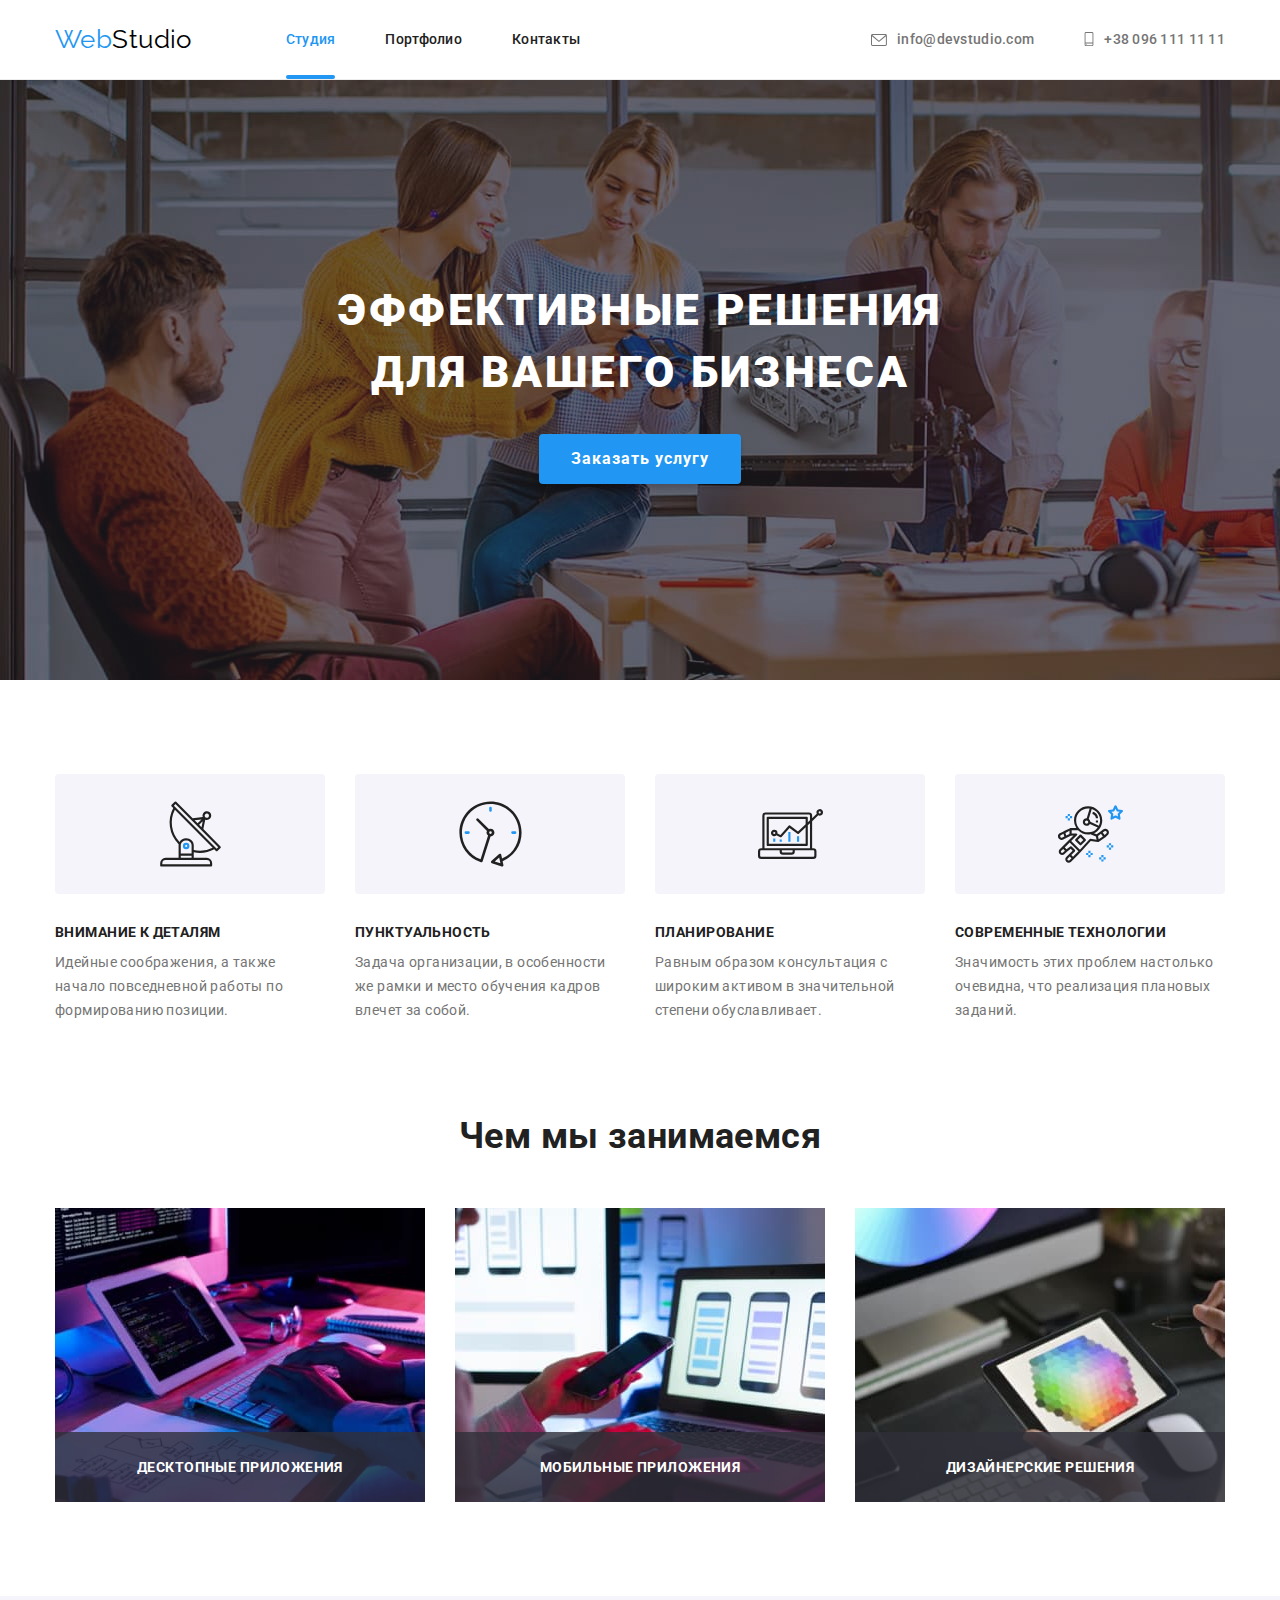
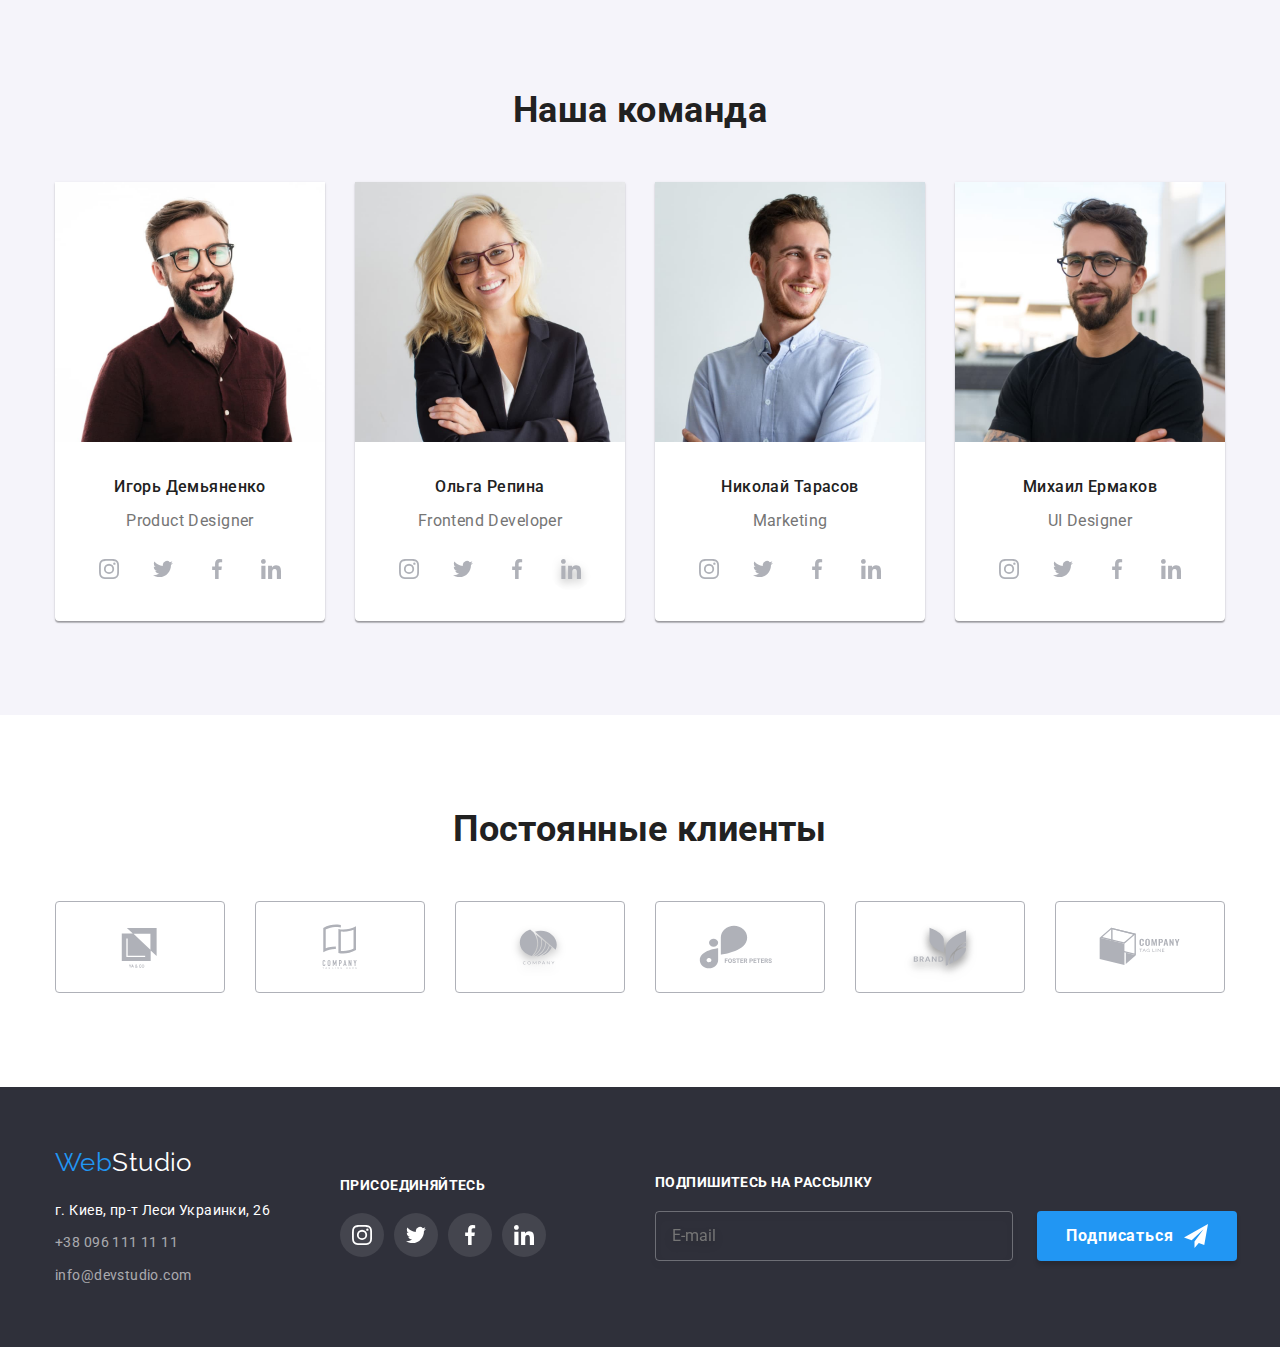
<file: index.html>
<!DOCTYPE html>
<html lang="ru">

<head>
    <meta charset="UTF-8" />
    <meta name="viewport" content="width=device-width, initial-scale=1.0" />
    <title>Домашнее задание #6</title>
    <link rel="preconnect" href="https://fonts.gstatic.com">
    <link href="https://fonts.googleapis.com/css2?family=Raleway:wght@700&family=Roboto:wght@400;500;700;900&display=swap"
          rel="stylesheet">
    <link rel="stylesheet" href="https://cdnjs.cloudflare.com/ajax/libs/modern-normalize/1.0.0/modern-normalize.min.css">
    <link rel="stylesheet" href="./css/styles.css">
</head>

<body>
    <!-- Шапка сайта -->
    <header class="header-line">
        <div class="contenier-flex">
            <nav class="nav-flex">
                <a href="./index.html" class="logo list"> <span class="logo-blue">Web</span>Studio</a>
                <ul class="site-nav list">
                    <li class="item"><a href="./index.html" class="link current">Студия</a></li>
                    <li class="item"><a href="./portfolio.html" class="link">Портфолио</a></li>
                    <li class="item"><a href="" class="link">Контакты</a></li>
                </ul>
            </nav>
            <ul class="contacts-nav list">
                <li class="item">
                    <a href="mailto:info@devstudio.com" class="link item-email">
                            <svg class="icon-email">
                                <use href="./img/symbol-icon.svg#icon-email"> </use>
                            </svg>
                            <span> info@devstudio.com </span>
                    </a>
                </li>
                <li class="item">
                    <a href="tel:+380961111111" class="link item-telefon">
                        <svg class="icon-telefon">
                            <use href="./img/symbol-icon.svg#icon-telefon"> </use>
                        </svg>
                        <span> +38 096 111 11 11 </span>
                    </a>
                </li>
            </ul>
        </div>
    </header>
    <main>
        <!-- Герой -->
        <section class="hero">
            <h1 class="title">Эффективные решения для вашего бизнеса</h1>
            <button type="button" class="button" data-modal-open> Заказать услугу </button>
        </section>

        <!-- Наши преимущества -->
        <section class="section-advange">
            <div class="contenier"> 
                <h2 class="section-hidden">Наши приймущества</h2> <!-- Скрытый заголовок текста -->
                <ul class="advange-flex list">
                    <li class="item">
                        <div class="advange-icon">
                            <svg class="icon-antenna">
                                <use href="./img/symbol-icon.svg#icon-antenna"> </use>
                            </svg>
                        </div>
                        <h3 class="advange-title">Внимание к деталям</h3>
                        <p class="text">
                            Идейные соображения, а также начало повседневной работы по формированию позиции.
                        </p>
                    </li>
                    <li class="item">
                        <div class="advange-icon">
                            <svg class="icon-antenna">
                                <use href="./img/symbol-icon.svg#icon-clock"> </use>
                            </svg>
                        </div>
                        <h3 class="advange-title">Пунктуальность</h3>
                        <p class="text">
                            Задача организации, в особенности же рамки и место обучения кадров влечет за собой.
                        </p>
                    </li>
                    <li class="item">
                        <div class="advange-icon">
                            <svg class="icon-antenna">
                                <use href="./img/symbol-icon.svg#icon-diagram"> </use>
                            </svg>
                        </div>
                        <h3 class="advange-title">Планирование</h3>
                        <p class="text">
                            Равным образом консультация с широким активом в значительной степени обуславливает.
                        </p>
                    </li>
                    <li class="item"> 
                        <div class="advange-icon">
                            <svg class="icon-antenna">
                                <use href="./img/symbol-icon.svg#icon-astronaut"> </use>
                            </svg>
                        </div>
                        <h3 class="advange-title">Современные технологии</h3>
                        <p class="text">
                            Значимость этих проблем настолько очевидна, что реализация плановых заданий.
                        </p>
                    </li>
                </ul>
            </div>
            
        </section>

        <!-- Чем мы занимаемся -->
        <section class="section-work">
            <div class="contenier">
                <h2 class="section-title">Чем мы занимаемся</h2>
                <ul class="work-flex list">
                    <li class="item">
                        <img src="./img/box-1.jpg" alt="Планшет и клавиатура" width="370" />
                        <div class="item-work">
                            <p>Десктопные приложения</p>
                        </div>
                    </li>
                    <li class="item">
                        <img src="./img/box-2.jpg" alt="Ноутбук и телефон" width="370" />
                        <div class="item-work">
                            <p>Мобильные приложения</p>
                        </div>
                    </li>
                    <li class="item">
                        <img src="./img/box-3.jpg" alt="Планшет и мышка" width="370" />
                        <div class="item-work">
                            <p>Дизайнерские решения</p>
                        </div>
                    </li>
                </ul>
            </div>

        </section>

        <!-- Наша команда -->
        <section class="section-comanda">
            <div class="contenier">
                <h2 class="section-title">Наша команда</h2>
                <ul class="team-flex list">
                    <li class="item">
                        <img src="./img/img.jpg" alt="Игорь Демьяненко" width="270" />
                            <div class="name-team">  
                                <h3 class="title">Игорь Демьяненко</h3>
                                <p class="profession">Product Designer</p>
                            </div>
                            <ul class="team-icon list">
                                <li class="icon-li">
                                    <a href="https://www.instagram.com" class="link-instagram link">
                                        <svg class="icon-network">
                                            <use href="./img/symbol-icon.svg#icon-instagram"> </use>
                                        </svg>
                                    </a>
                                </li>

                                <li class="icon-li">
                                    <a href="https://twitter.com" class="link-twitter link">
                                        <svg class="icon-network">
                                            <use href="./img/symbol-icon.svg#icon-twitter"> </use>
                                        </svg>
                                    </a>
                                </li>

                                <li class="icon-li"> 
                                    <a href="https://www.facebook.com" class="link-facebook link">
                                        <svg class="icon-network">
                                            <use href="./img/symbol-icon.svg#icon-facebook"> </use>
                                        </svg>
                                    </a>
                                </li>

                                <li class="icon-li">
                                    <a href="https://www.linkedin.com" class="link-in link">
                                        <svg class="icon-network">
                                            <use href="./img/symbol-icon.svg#icon-linkedin"> </use>
                                        </svg>
                                    </a>
                                </li>
                            </ul>
                    </li>
                    <li class="item">
                        <img src="./img/img-2.jpg" alt="Ольга Репина" width="270" />
                        <div class="name-team">
                            <h3 class="title">Ольга Репина</h3>
                            <p class="profession">Frontend Developer</p>
                        </div>
                        <ul class="team-icon list">
                            <li class="icon-li">
                                <a href="https://www.instagram.com" target="_blank" class="link-instagram link">
                                    <svg class="icon-network">
                                        <use href="./img/symbol-icon.svg#icon-instagram"> </use>
                                    </svg>
                                </a>
                            </li>
                        
                            <li class="icon-li">
                                <a href="https://twitter.com" target="_blank" class="link-twitter link">
                                    <svg class="icon-network">
                                        <use href="./img/symbol-icon.svg#icon-twitter"> </use>
                                    </svg>
                                </a>
                            </li>
                        
                            <li class="icon-li">
                                <a href="https://www.facebook.com" target="_blank" class="link-facebook link">
                                    <svg class="icon-network">
                                        <use href="./img/symbol-icon.svg#icon-facebook"> </use>
                                    </svg>
                                </a>
                        
                            </li>
                            <li class="icon-li">
                                <a href="https://www.linkedin.com" target="_blank" class="link-inkedin link">
                                    <svg class="icon-network shadow">
                                        <use href="./img/symbol-icon.svg#icon-linkedin"> </use>
                                    </svg>
                                </a>
                            </li>
                        </ul>
                    </li>
                    <li class="item">
                        <img src="./img/img-3.jpg" alt="Николай Тарасов" width="270" />
                        <div class="name-team">
                            <h3 class="title">Николай Тарасов</h3>
                            <p class="profession">Marketing</p>
                        </div>
                        <ul class="team-icon list">
                            <li class="icon-li">
                                <a href="https://www.instagram.com" target="_blank" class="link-instagram link">
                                    <svg class="icon-network">
                                        <use href="./img/symbol-icon.svg#icon-instagram"> </use>
                                    </svg>
                                </a>
                            </li>
                        
                            <li class="icon-li">
                                <a href="https://twitter.com" target="_blank" class="link-twitter link">
                                    <svg class="icon-network">
                                        <use href="./img/symbol-icon.svg#icon-twitter"> </use>
                                    </svg>
                                </a>
                            </li>
                        
                            <li class="icon-li">
                                <a href="https://www.facebook.com" target="_blank" class="link-facebook link">
                                    <svg class="icon-network">
                                        <use href="./img/symbol-icon.svg#icon-facebook"> </use>
                                    </svg>
                                </a>
                        
                            </li>
                            <li class="icon-li">
                                <a href="https://www.linkedin.com" target="_blank" class="link-in link">
                                    <svg class="icon-network">
                                        <use href="./img/symbol-icon.svg#icon-linkedin"> </use>
                                    </svg>
                                </a>
                            </li>
                        </ul>
                    </li>

                    <li class="item">
                        <img src="./img/img-4.jpg" alt="Михаил Ермаков" width="270" />
                        <div class="name-team">
                            <h3 class="title">Михаил Ермаков</h3>
                            <p class="profession">UI Designer</p>
                        </div>
                        <ul class="team-icon list">
                            <li class="icon-li">
                                <a href="https://www.instagram.com" target="_blank" class="link-instagram link">
                                    <svg class="icon-network">
                                        <use href="./img/symbol-icon.svg#icon-instagram"> </use>
                                    </svg>
                                </a>
                            </li>
                        
                            <li class="icon-li">
                                <a href="https://twitter.com" target="_blank" class="link-twitter link">
                                    <svg class="icon-network">
                                        <use href="./img/symbol-icon.svg#icon-twitter"> </use>
                                    </svg>
                                </a>
                            </li>
                        
                            <li class="icon-li">
                                <a href="https://www.facebook.com" target="_blank" class="link-facebook link">
                                    <svg class="icon-network">
                                        <use href="./img/symbol-icon.svg#icon-facebook"> </use>
                                    </svg>
                                </a>
                        
                            </li>
                            <li class="icon-li">
                                <a href="https://www.linkedin.com" target="_blank" class="link-in link">
                                    <svg class="icon-network">
                                        <use href="./img/symbol-icon.svg#icon-linkedin"> </use>
                                    </svg>
                                </a>
                            </li>
                        </ul>
                    </li>
                </ul>
            </div>
        </section>

<!-- Постоянные клиенты -->
        <section class="section-partner">
            <div class="conteiner-partner"> 
                <h2 class="section-title"> Постоянные клиенты </h2>
                
                <ul class="partner-flex list">
                    <li class="partner-li">
                        <a href="./portfolio.html" target="_blank" class="link-partner">
                            <svg class="icon-partner">
                                <use href="./img/symbol-icon.svg#icon-Logo-ya-co"> </use>
                            </svg>
                        </a>
                    </li>

                    <li class="partner-li">
                        <a href="./portfolio.html" target="_blank" class="link-partner">
                            <svg class="icon-partner">
                                <use href="./img/symbol-icon.svg#icon-Logo-companytl"> </use>
                            </svg>
                        </a>
                    </li>

                    <li class="partner-li">
                        <a href="./portfolio.html" target="_blank" class="link-partner">
                            <svg class="icon-partner shadow">
                                <use href="./img/symbol-icon.svg#icon-Logo-company"> </use>
                            </svg>
                        </a>
                    </li>

                    <li class="partner-li">
                        <a href="./portfolio.html" target="_blank" class="link-partner">
                            <svg class="icon-partner foster">
                                <use href="./img/symbol-icon.svg#icon-Logo-foster"> </use>
                            </svg>
                        </a>
                    </li>

                    <li class="partner-li">
                        <a href="" target="_blank" class="link-partner shadow">
                            <svg class="icon-partner shadow ">
                                <use href="./img/symbol-icon.svg#icon-Logo-brand"> </use>
                            </svg>
                        </a>
                    </li>

                    <li class="partner-li">
                        <a href="./portfolio.html" target="_blank" class="link-partner">
                            <svg class="icon-partner">
                                <use href="./img/symbol-icon.svg#icon-Logo-companytlhero"> </use>
                            </svg>
                        </a>
                    </li>
                </ul>
            </div>
        </section>
            <div class="backdrop is-hidden" data-modal>
               <div class="modal">
                    <form class="modal-form">
                    <div class="modal-conteiner"> 
                        <p class="modal-titel">Оставьте свои данные, мы вам перезвоним</p>
                        <div class="modal-contact">
                            <label class="label-modal">               
                                <span class="modal-text-name">Имя</span>
                                <input type="text" class="input-name">
                                <svg class="icon-button">
                                    <use href="./img/symbol-icon.svg#icon-person-modal"> </use>
                                </svg>
                            </label>
                            
                            <label class="label-modal">
                                <span class="modal-text-name"> Телефон</span>
                                <input type="tel" class="input-name">
                                <svg class="icon-button">
                                    <use href="./img/symbol-icon.svg#icon-telefon-modal"> </use>
                                </svg>
                            </label>

                            <label class="label-modal">
                                <span class="modal-text-name"> Почта</span>
                                <input type="email" class="input-name">
                                <svg class="icon-button">
                                    <use href="./img/symbol-icon.svg#icon-email-modal"> </use>
                                </svg>
                            </label>

                            <label class="label-modal input-name-textarea">
                                <span class="modal-text-name">Коментарий</span>
                                <textarea rows="5" placeholder="Введите текст" class="input-textarea"></textarea>
                            </label>
                        </div>

                        <div class="accept-condition">  
                            <label class="label-checkbox">
                                <input type="checkbox" name="hobby" value="reading" class="input-checkbox"/>
                                <span class="icon-checkbox"></span>
                                <span>Соглашаюсь с рассылкой и принимаю  <a href="./index.html">Условия договора</a> </span>
                            </label>
                        </div>
                        <button type="submit" class="button">Отправить</button>
                    </div>
                    </form>
                    <button class="button-modal" data-modal-close>
                        <svg class="button-x" >
                            <use href="./img/symbol-icon.svg#icon-Vector-x"> 
                        </use>
                    </svg></button>
               </div>
            </div>
    </main>

    <!-- Футер -->
    <footer class="footer">
        <div class="footer-conteiner">
            <div class="foter-address">
                <div class="logo-foter">
                    <a href="./index.html" class="logo list"> <span class="logo-blue">Web</span>Studio</a>
                </div>
                <address class="contacts">
                    <p class="address">г. Киев, пр-т Леси Украинки, 26</p> <br>
                    <a href="tel:+380961111111" class="telefon link">+38 096 111 11 11</a> <br>
                    <a href="mailto:info@devstudio.com" class="email link">info@devstudio.com</a>
                </address>
            </div>
    
            <div class="fotter-link">
                <p class="fotter-titel">Присоединяйтесь</p>
                <ul class="fotter-list list">
                    <li class="fotter-li">
                        <a href="https://www.instagram.com" target="_blank" class="fotter-instagram link">
                            <svg class="icon-fotter">
                                <use href="./img/symbol-icon.svg#icon-instagram"> </use>
                            </svg>
                        </a>
                    </li>
    
                    <li class="fotter-li">
                        <a href="https://twitter.com" target="_blank" class="link-twitter link">
                            <svg class="icon-fotter">
                                <use href="./img/symbol-icon.svg#icon-twitter"> </use>
                            </svg>
                        </a>
    
                    </li>
    
                    <li class="fotter-li">
                        <a href="https://www.facebook.com" target="_blank" class="link-facebook link">
                            <svg class="icon-fotter">
                                <use href="./img/symbol-icon.svg#icon-facebook"> </use>
                            </svg>
                        </a>
    
                    </li>
    
                    <li class="fotter-li">
                        <a href="https://www.linkedin.com" target="_blank" class="link-in link">
                            <svg class="icon-fotter">
                                <use href="./img/symbol-icon.svg#icon-linkedin"> </use>
                            </svg>
                        </a>
                    </li>
                </ul>
            </div>
    
            <div class="form-email">
                <form name="sanding_mail" class="form-sanding_mail">
                    <label class="form-email-label">
                        <span>Подпишитесь на рассылку</span>
                        <input type="email" placeholder="E-mail" class="input-email">
                    </label>
                    <button type="submit" class="button-sanding-email"> Подписаться
                        <svg class="icon-button">
                            <use href="./img/symbol-icon.svg#icon-button"> </use>
                        </svg>
                    </button>
                </form>
            </div>
        </div>
    </footer>
    
    <script src="./js/modal.js"></script>
</body>

</html>
</file>
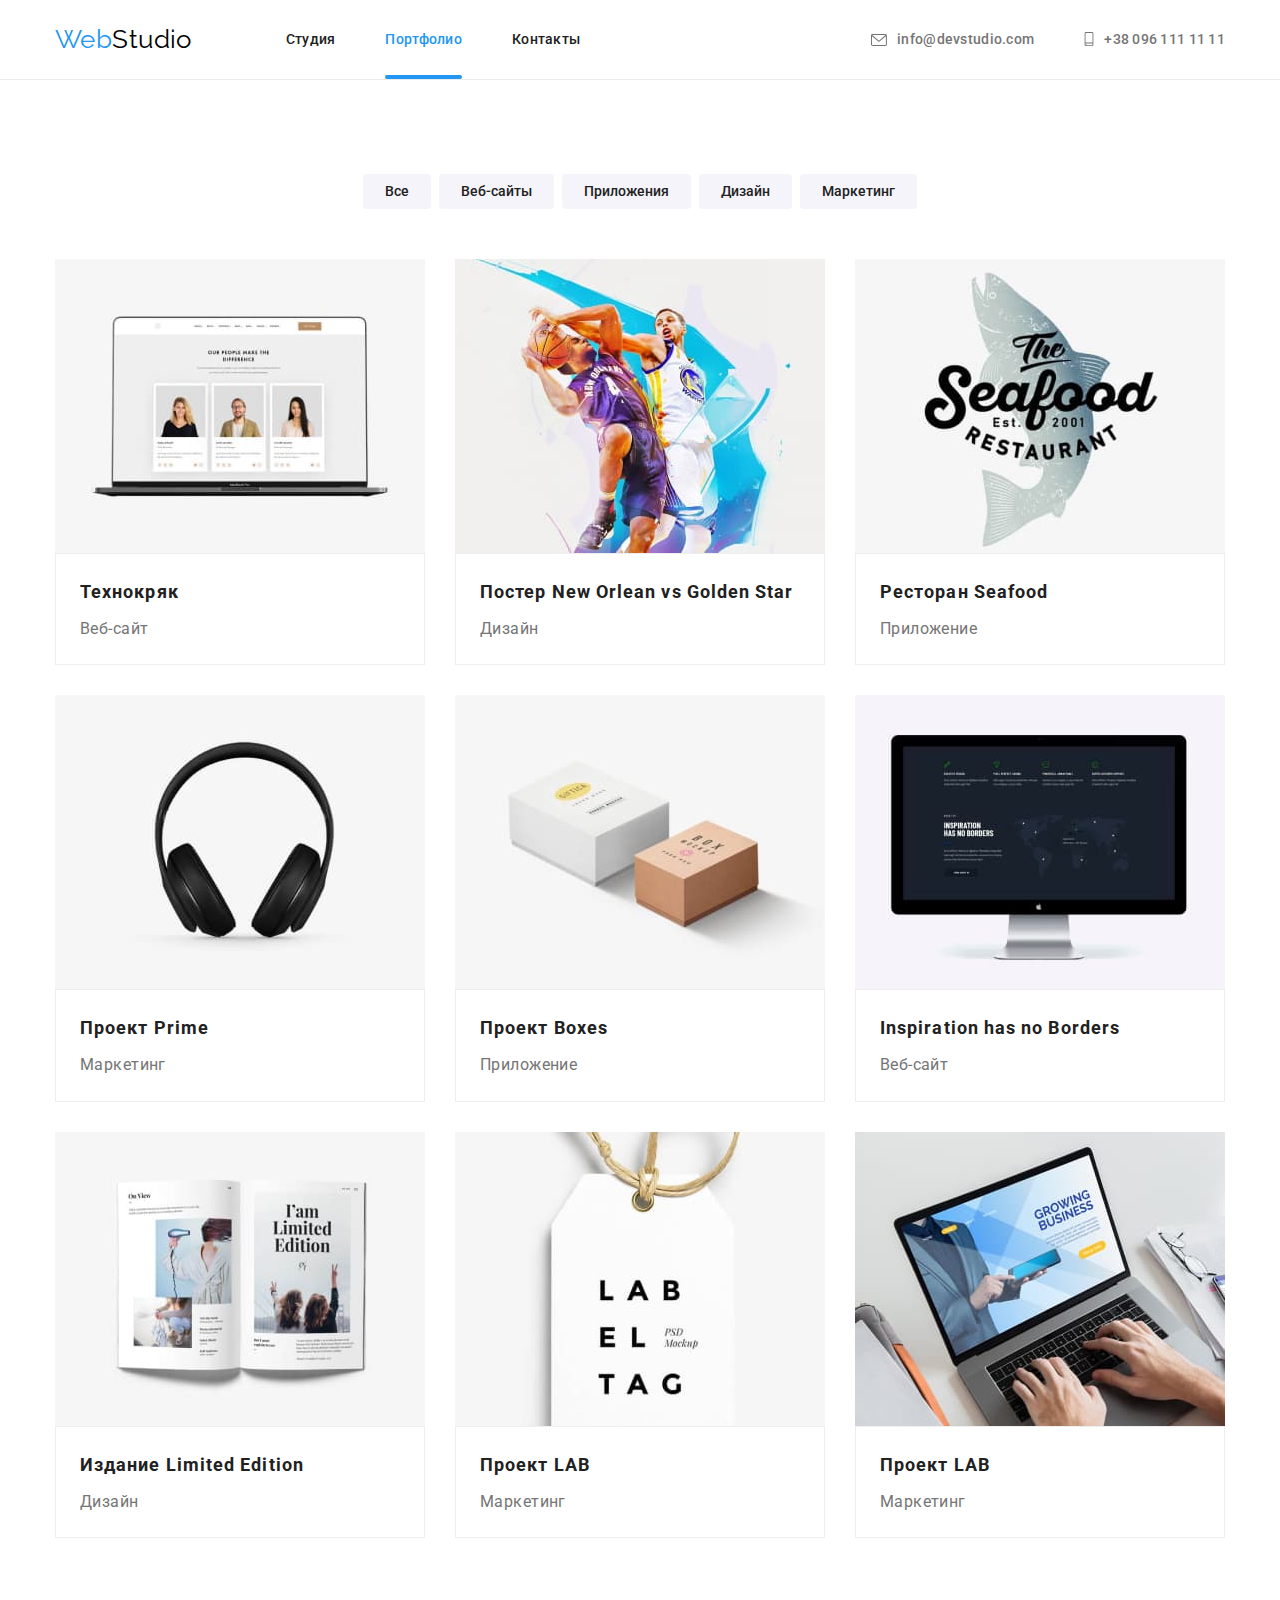
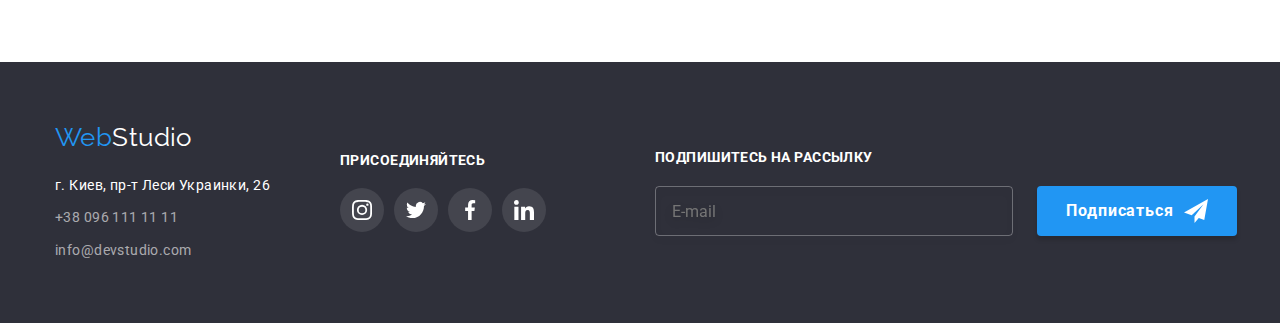
<file: portfolio.html>
<!DOCTYPE html>
<html lang="ru">

<head>
    <meta charset="UTF-8" />
    <meta name="viewport" content="width=device-width, initial-scale=1.0" />
    <title>Домашнее задание #6</title>
    <link rel="preconnect" href="https://fonts.gstatic.com">
    <link
        href="https://fonts.googleapis.com/css2?family=Raleway:wght@700&family=Roboto:wght@400;500;700;900&display=swap"
        rel="stylesheet">
    <link rel="stylesheet"
        href="https://cdnjs.cloudflare.com/ajax/libs/modern-normalize/1.0.0/modern-normalize.min.css">
    <link rel="stylesheet" href="./css/styles.css">
</head>


<body>
    <!-- Шапка сайта -->
    <header class="header-line">
        <div class="contenier-flex">
            <nav class="nav-flex">
                <a href="./index.html" class="logo list"> <span class="logo-blue">Web</span>Studio</a>
                <ul class="site-nav list">
                    <li class="item"><a href="./index.html" class="link">Студия</a></li>
                    <li class="item"><a href="./portfolio.html" class="link current">Портфолио</a></li>
                    <li class="item"><a href="" class="link">Контакты</a></li>
                </ul>
            </nav>
            <ul class="contacts-nav list">
                <li class="item">
                    <a href="mailto:info@devstudio.com" class="link item-email">
                        <svg class="icon-email">
                            <use href="./img/symbol-icon.svg#icon-email"> </use>
                        </svg>
                        <span> info@devstudio.com </span>
                    </a>
                </li>
                <li class="item">
                    <a href="tel:+380961111111" class="link item-telefon">
                        <svg class="icon-telefon">
                            <use href="./img/symbol-icon.svg#icon-telefon"> </use>
                        </svg>
                        <span> +38 096 111 11 11 </span>
                    </a>
                </li>
            </ul>
        </div>
    </header>

    <!-- Портфолио -->
    <main class="portfolio-main">
      <section class="portfolio-section">
        <div class="contenier-portfolio">
            <h1 class="title">Портфолио</h1> <!-- Скрытый заголовок-->
            <div class="soting-conteiner">
                <ul class="sorting list">
                    <li class="item"> <button type="button" class="button-sorting">Все</button> </li>
                    <li class="item"> <button type="button" class="button-sorting">Веб-сайты</button> </li>
                    <li class="item"> <button type="button" class="button-sorting">Приложения</button> </li>
                    <li class="item"> <button type="button" class="button-sorting">Дизайн</button> </li>
                    <li class="item"> <button type="button" class="button-sorting">Маркетинг</button> </li>
                </ul>
            </div>      

            <div class="card-conteiner-div">
                <ul class="card list">
                    <li class="item">
                        <a href="./index.html" class="link">

                            <div class="card-img">  
                                <img src="./img/portfolio/portfolio-1.jpg" alt="сайт на ноутбуке" width="370">
                                <div class="second-background">
                                    <p class="second-text">
                                        Технокряк это современная площадка распространения коронавируса. Компании используют эту платформу
                                        для цифрового
                                        шпионажа и атак на защищённые сервера конкурентов.
                                    </p>
                                </div>
                            </div>

                            <div class="card-container">
                                <h2 class="title-card">Технокряк</h2>
                                <p class="text">Веб-сайт</p>
                            </div>
                        </a>
                    </li>
                    <li class="item">
                        <a href="./index.html" class="link">
                            <div class="card-img">
                                <img src="./img/portfolio/portfolio-2.jpg" alt="два баскетболиста" width="370">
                                <div class="second-background">
                                    <p class="second-text">
                                        Технокряк это современная площадка распространения коронавируса. Компании используют эту платформу
                                        для цифрового
                                        шпионажа и атак на защищённые сервера конкурентов.
                                    </p>
                                </div>
                            </div>
                            <div class="card-container">
                                <h2 class="title-card">Постер New Orlean vs Golden Star</h2>
                                <p class="text">Дизайн</p>
                            </div>
                        </a>
                    </li>
                    <li class="item">
                        <a href="./index.html" class="link">
                            <div class="card-img">
                                <img src="./img/portfolio/portfolio-3.jpg" alt="логотип ресторана Seafood" width="370">
                                <div class="second-background">
                                    <p class="second-text">
                                        Технокряк это современная площадка распространения коронавируса. Компании используют эту платформу
                                        для цифрового
                                        шпионажа и атак на защищённые сервера конкурентов.
                                    </p>
                                </div>
                            </div>

                            <div class="card-container">
                                <h2 class="title-card">Ресторан Seafood</h2>
                                <p class="text">Приложение</p>
                            </div>
                        </a>
                    </li>
                    <li class="item">
                        <a href="./index.html" class="link">
                            <div class="card-img">
                                <img src="./img/portfolio/portfolio-4.jpg" alt="наушники черные" width="370">
                                <div class="second-background">
                                    <p class="second-text">
                                        Технокряк это современная площадка распространения коронавируса. Компании используют эту платформу
                                        для цифрового
                                        шпионажа и атак на защищённые сервера конкурентов.
                                    </p>
                                </div>
                            </div>

                            <div class="card-container">
                                <h2 class="title-card">Проект Prime</h2>
                                <p class="text">Маркетинг</p>
                            </div>
                        </a>
                    </li>
                
                    <li class="item">
                        <a href="./index.html" class="link">
                            <div class="card-img">
                                <img src="./img/portfolio/portfolio-5.jpg" alt="две коробки" width="370">
                                <div class="second-background">
                                    <p class="second-text">
                                        Технокряк это современная площадка распространения коронавируса. Компании используют эту платформу
                                        для цифрового
                                        шпионажа и атак на защищённые сервера конкурентов.
                                    </p>
                                </div>
                            </div>
                            <div class="card-container">
                                <h2 class="title-card">Проект Boxes</h2>
                                <p class="text">Приложение</p>
                            </div>
                        </a>
                    </li>
                    <li class="item">
                        <a href="./index.html" class="link">
                            <div class="card-img">
                                <img src="./img/portfolio/portfolio-6.jpg" alt="iMac компьтерный монитор" width="370">
                                <div class="second-background">
                                    <p class="second-text">
                                        Технокряк это современная площадка распространения коронавируса. Компании используют эту платформу
                                        для цифрового
                                        шпионажа и атак на защищённые сервера конкурентов.
                                    </p>
                                </div>
                            </div>
                            <div class="card-container">
                                <h2 class="title-card">Inspiration has no Borders</h2>
                                <p class="text">Веб-сайт</p>
                            </div>
                        </a>
                    </li>
                    <li class="item">
                        <a href="./index.html" class="link">
                            <div class="card-img">
                                <img src="./img/portfolio/portfolio-7.jpg" alt="книга с картинками" width="370">
                                <div class="second-background">
                                    <p class="second-text">
                                        Технокряк это современная площадка распространения коронавируса. Компании используют эту платформу
                                        для цифрового
                                        шпионажа и атак на защищённые сервера конкурентов.
                                    </p>
                                </div>
                            </div>
                            <div class="card-container">
                                <h2 class="title-card">Издание Limited Edition</h2>
                                <p class="text">Дизайн</p>
                            </div>
                        </a>
                    </li>
                    <li class="item">
                        <a href="./index.html" class="link">
                            <div class="card-img">
                                <img src="./img/portfolio/portfolio-8.jpg" alt="бирка с текстом" width="370">
                                <div class="second-background">
                                    <p class="second-text">
                                        Технокряк это современная площадка распространения коронавируса. Компании используют эту платформу
                                        для цифрового
                                        шпионажа и атак на защищённые сервера конкурентов.
                                    </p>
                                </div>
                            </div>
                            <div class="card-container">
                                <h2 class="title-card">Проект LAB</h2>
                                <p class="text">Маркетинг</p>
                            </div>
                        </a>
                    </li>
                    <li class="item">
                        <a href="./index.html" class="link">
                            <div class="card-img">
                                <img src="./img/portfolio/portfolio-9.jpg" alt="набор текста на ноутбуке" width="370">
                                <div class="second-background">
                                    <p class="second-text">
                                        Технокряк это современная площадка распространения коронавируса. Компании используют эту платформу
                                        для цифрового
                                        шпионажа и атак на защищённые сервера конкурентов.
                                    </p>
                                </div>
                            </div>
                            <div class="card-container">
                                <h2 class="title-card">Проект LAB</h2>
                                <p class="text">Маркетинг</p>
                            </div>
                        </a>
                    </li>
                </ul>
            </div>

        </div>
      </section>
    </main>

    <!-- Футер -->
    <footer class="footer">
        <div class="footer-conteiner">
            <div class="foter-address">
                <div class="logo-foter">
                    <a href="./index.html" class="logo list"> <span class="logo-blue">Web</span>Studio</a>
                </div>
                <address class="contacts">
                    <p class="address">г. Киев, пр-т Леси Украинки, 26</p> <br>
                    <a href="tel:+380961111111" class="telefon link">+38 096 111 11 11</a> <br>
                    <a href="mailto:info@devstudio.com" class="email link">info@devstudio.com</a>
                </address>
            </div>
    
            <div class="fotter-link">
                <p class="fotter-titel">Присоединяйтесь</p>
                <ul class="fotter-list list">
                    <li class="fotter-li">
                        <a href="https://www.instagram.com" target="_blank" class="fotter-instagram link">
                            <svg class="icon-fotter">
                                <use href="./img/symbol-icon.svg#icon-instagram"> </use>
                            </svg>
                        </a>
                    </li>
    
                    <li class="fotter-li">
                        <a href="https://twitter.com" target="_blank" class="link-twitter link">
                            <svg class="icon-fotter">
                                <use href="./img/symbol-icon.svg#icon-twitter"> </use>
                            </svg>
                        </a>
    
                    </li>
    
                    <li class="fotter-li">
                        <a href="https://www.facebook.com" target="_blank" class="link-facebook link">
                            <svg class="icon-fotter">
                                <use href="./img/symbol-icon.svg#icon-facebook"> </use>
                            </svg>
                        </a>
    
                    </li>
    
                    <li class="fotter-li">
                        <a href="https://www.linkedin.com" target="_blank" class="link-in link">
                            <svg class="icon-fotter">
                                <use href="./img/symbol-icon.svg#icon-linkedin"> </use>
                            </svg>
                        </a>
                    </li>
                </ul>
            </div>
    
            <div class="form-email">
                <form name="sanding_mail" class="form-sanding_mail">
                    <label class="form-email-label">
                        <span>Подпишитесь на рассылку</span>
                        <input type="email" placeholder="E-mail" class="input-email">
                    </label>
                    <button type="submit" class="button-sanding-email"> Подписаться
                        <svg class="icon-button">
                            <use href="./img/symbol-icon.svg#icon-button"> </use>
                        </svg>
                    </button>
                </form>
            </div>
        </div>
    </footer>

</body>  
</html>
</file>
<file: css/styles.css>
:root {
  --praimeri-text-color: #757575;
  --titel-text-color: #212121;
  --accent-color: #2196f3;
  --white-text-color: #ffffff;
  --color-icon: #afb1b8;
}

body {
  color: var(--praimeri-text-color);
  background: FFFFFF;
  font-family: Roboto, sans-serif;
  font-weight: 400;
  font-size: 14px;
  letter-spacing: 0.03em;
}

h1,
h2,
h3,
h4,
h5,
h6,
p {
  margin: 0px;
  padding: 0px;
}

img {
  display: block;
}

.list {
  padding: 0;
  margin: 0;
  list-style: none;
}

/* Шапка сайта */
.header-line {
  border-bottom: 1px solid #ececec;
}

/* логотип компнаиии */
.logo {
  color: #000000;
  text-decoration: none;
  font-family: Raleway, cursive;
  font-size: 26px;
  line-height: 1.2;
}

.logo-blue {
  color: #2196f3;
}

/* Навигация сайта */
.contenier-flex {
  display: flex;
  align-items: center;
  width: 1200px;
  padding-left: 15px;
  padding-right: 15px;
  margin: auto;
  justify-content: flex-start;
}

.nav-flex {
  display: flex;
  align-items: center;
}
.nav-flex .logo {
  margin-right: 94px;
}

.site-nav {
  display: flex;
}

.site-nav .item:not(:last-child) {
  margin-right: 50px;
}

.site-nav .link {
  display: block;
  padding-top: 32px;
  padding-bottom: 32px;

  color: var(--titel-text-color);
  text-decoration: none;
  font-weight: 500;
  line-height: 1.1;
  letter-spacing: 0.02em;

  transition-property: color;
  transition-duration: 250ms;
  transition-timing-function: cubic-bezier(0.4, 0, 0.2, 1);
}

.site-nav .link:hover,
.site-nav .link:focus {
  color: var(--accent-color);
}

.site-nav .link.current {
  color: var(--accent-color);
}
.contenier {
  margin-left: auto;
  margin-right: auto;
  width: 1170px;
}
.site-nav .item {
  position: relative;
}

.site-nav .current::after {
  content: " ";
  position: absolute;
  width: 100%;
  height: 4px;
  display: block;
  margin-top: 28px;
  background: var(--accent-color);
  border-radius: 2px;
}

/* Контакты в шапке сайта */
.contacts-nav {
  display: flex;
  margin-left: auto;
}

.contacts-nav .item:not(:last-child) {
  margin-right: 50px;
}

.contacts-nav .link {
  display: flex;
  padding-top: 32px;
  padding-bottom: 31px;

  color: var(--praimeri-text-color);
  text-decoration: none;
  font-weight: 500;
  line-height: 1.1;
  letter-spacing: 0.02em;

  transition-property: color;
  transition-duration: 250ms;
  transition-timing-function: cubic-bezier(0.4, 0, 0.2, 1);
}

.contacts-nav .link > svg {
  fill: var(--praimeri-text-color);

  transition-property: fill;
  transition-duration: 250ms;
  transition-timing-function: cubic-bezier(0.4, 0, 0.2, 1);
}

.contacts-nav .link:hover,
.contacts-nav .link:focus,
.contacts-nav .link:hover > svg,
.contacts-nav .link:focus > svg {
  color: var(--accent-color);
  fill: var(--accent-color);
}

.item-telefon > span,
.item-email > span {
  margin-top: auto;
  margin-bottom: auto;
}

.icon-email {
  width: 16px;
  height: 16px;
  margin-right: 10px;
}

.icon-telefon {
  width: 10px;
  height: 14px;
  margin-right: 10px;
}

/* button */
.button {
  min-width: 200px;
  height: 50px;
  cursor: pointer;
  box-shadow: 0px 4px 4px rgba(0, 0, 0, 0.15);
  padding: 10px 32px;
  border-radius: 4px;
  border: 0px;
  color: var(--white-text-color);
  background: var(--accent-color);
  font-weight: 700;
  font-size: 16px;
  line-height: 1.9;
  letter-spacing: 0.06em;
}

.button-sorting {
  cursor: pointer;
  padding: 6px 22px;
  border-radius: 4px;
  border: 0px;
  background-color: #f5f4fa;
  color: var(--titel-text-color);
  font-weight: 500;
  line-height: 1.6;

  transition-property: color, background-color;
  transition-duration: 250ms;
  transition-timing-function: cubic-bezier(0.4, 0, 0.2, 1);
}

.button-sorting:hover,
.button-sorting:focus {
  color: var(--white-text-color);
  background-color: var(--accent-color);
}

.button-sorting:hover,
.button-sorting:focus {
  box-shadow: 0px 3px 1px rgba(0, 0, 0, 0.1), 0px 1px 2px rgba(0, 0, 0, 0.08),
    0px 2px 2px rgba(0, 0, 0, 0.12);
}

/* Главная страница сайта*/
/* Герой */
.hero {
  height: 600px;
  max-width: 1600px;
  margin-left: auto;
  margin-right: auto;

  text-align: center;
  background-image: linear-gradient(
      to right,
      rgba(47, 48, 58, 0.4),
      rgba(47, 48, 58, 0.4)
    ),
    url("../img/hero-background.jpg");

  padding-top: 200px;
}

.hero .title {
  margin: auto;
  margin-bottom: 30px;
  text-transform: uppercase;
  width: 696px;
  color: var(--white-text-color);
  font-weight: 900;
  font-size: 44px;
  line-height: 1.4;
  letter-spacing: 0.06em;
}

/* Section */
.section-title {
  margin-bottom: 50px;
  color: var(--titel-text-color);
  font-weight: 700;
  font-size: 36px;
  line-height: 1.16;
  text-align: center;
}

/* Наши преимущества */

.section-advange {
  padding-top: 94px;
  padding-bottom: 94px;
}

.section-hidden {
  visibility: hidden;
  font-size: 0%;
  padding: 0;
  margin: 0;
}

.advange-flex {
  display: flex;
}

.advange-flex .item {
  width: 270px;
}

.advange-flex .item:not(:last-child) {
  margin-right: 30px;
}

.advange-flex .text {
  font-size: 14px;
  line-height: 24px;
}

.advange-title {
  font-size: 14px;
  text-transform: uppercase;
  margin-bottom: 10px;
  color: var(--titel-text-color);
}

.advange-icon {
  display: flex;
  justify-content: center;
  align-items: center;
  width: 270px;
  height: 120px;
  background: #f5f4fa;
  border-radius: 4px;
  margin-bottom: 30px;
  text-align: center;
}

.advange-icon .icon-antenna {
  width: 65px;
  height: 70px;
  background-position: 50% 50%;
  background-size: contain;
}

/* Чем мы занимаемся */
.section-work {
  padding-bottom: 94px;
}

.work-flex {
  display: flex;
}

.work-flex .item:not(:last-child) {
  margin-right: 30px;
}

.item {
  position: relative;
}

.item-work {
  position: absolute;
  width: 370px;
  height: 70px;
  display: flex;
  align-items: center;
  justify-content: center;

  bottom: 0%;
  background: rgba(47, 48, 58, 0.8);
}

.item-work p {
  font-weight: bold;
  line-height: 1.15;
  text-align: center;
  text-transform: uppercase;
  color: var(--white-text-color);
}

/*  Наша команда */
.section-comanda {
  padding-top: 94px;
  padding-bottom: 94px;
  background-color: #f5f4fa;
}

.team-flex {
  display: flex;
}

.team-flex .item {
  background-color: var(--white-text-color);
  box-shadow: 0px 1px 3px rgba(0, 0, 0, 0.12), 0px 1px 1px rgba(0, 0, 0, 0.14),
    0px 2px 1px rgba(0, 0, 0, 0.2);
  border-radius: 0px 0px 4px 4px;
}

.team-flex .item:not(:last-child) {
  margin-right: 30px;
}

.name-team {
  padding-top: 30px;
  padding-bottom: 16px;
}

.team-flex .title {
  padding-bottom: 10px;
  color: var(--titel-text-color);
  font-weight: 500;
  font-size: 16px;
  line-height: 1.9;
  text-align: center;
}

.team-flex .profession {
  font-size: 16px;
  text-align: center;
}
/* Команда ссылки на соцсети */
.team-icon {
  display: flex;
  width: 206px;
  height: 44px;
  margin-left: 32px;
  margin-right: 32px;
  margin-bottom: 30px;
}

.icon-li {
  display: flex;
  justify-content: center;
  align-items: center;
  width: 44px;
  height: 44px;
}

.icon-li .link {
  width: inherit;
  height: inherit;
  overflow: hidden;
  border-radius: 50%;
  background-color: var(--white-text-color);

  transition-property: background-color;
  transition-duration: 250ms;
  transition-timing-function: cubic-bezier(0.4, 0, 0.2, 1);
}

.icon-network {
  width: 44px;
  height: 44px;
  padding: 12px;
  fill: var(--color-icon);

  transition-property: fill;
  transition-duration: 250ms;
  transition-timing-function: cubic-bezier(0.4, 0, 0.2, 1);
}

.icon-li .link:hover,
.icon-li .link:focus,
.icon-li .link:focus > .icon-network,
.icon-li .link:hover > .icon-network {
  background-color: var(--accent-color);
  fill: var(--white-text-color);
}

.icon-li:not(:last-child) {
  margin-right: 10px;
}

.shadow {
  filter: drop-shadow(0px 4px 4px rgba(0, 0, 0, 0.25));
}

/* Постоянные клиенты */
.section-partner {
  padding-top: 94px;
  padding-bottom: 94px;
}
.conteiner-partner {
  width: 1170px;
  margin-left: auto;
  margin: auto;
}

.partner-flex {
  display: flex;
  justify-content: center;
  align-items: center;
}

.partner-li {
  display: flex;
  justify-content: center;
  align-items: center;
  border: 1px solid #afb1b8;
  border-radius: 4px;
  width: 170px;
  height: 92px;

  transition-property: border;
  transition-duration: 250ms;
  transition-timing-function: cubic-bezier(0.4, 0, 0.2, 1);
}

.icon-partner {
  display: flex;
  justify-content: center;
  align-items: center;
  width: inherit;
  height: inherit;
  padding-top: 21px;
  padding-bottom: 20px;
  fill: var(--color-icon);

  transition-property: fill;
  transition-duration: 250ms;
  transition-timing-function: cubic-bezier(0.4, 0, 0.2, 1);
}

.partner-li:hover,
.partner-li:focus,
.link-partner:hover > .icon-partner,
.link-partner:focus > .icon-partner {
  border: 1px solid var(--accent-color);
  fill: var(--accent-color);
}

.partner-li:not(:last-child) {
  margin-right: 30px;
}

.link-partner {
  display: flex;
  justify-content: center;
  align-items: center;
  width: inherit;
  height: inherit;
}

.foster {
  padding-left: 38px;
  padding-right: 29px;
  padding-top: 24px;
  padding-bottom: 24px;
}

/* Футер*/
.footer {
  background: #2f303a;
  padding: 60px 0px;
}

.footer-conteiner {
  display: flex;
  width: 1170px;
  margin-left: auto;
  margin-right: auto;
  align-items: center;
  justify-content: center;
}

.foter-address {
  margin-right: 70px;
}

.logo-foter {
  margin-bottom: 20px;
}

.footer .logo {
  color: var(--white-text-color);
}

.footer .address {
  display: inline-block;
  margin-bottom: 9px;
  color: var(--white-text-color);
  line-height: 1.7;
  font-style: normal;
  line-height: 24px;
}

.footer .telefon {
  display: inline-block;
  margin-bottom: 9px;
}

.footer .telefon,
.footer .email {
  line-height: 1.7;
  font-style: normal;
  color: rgba(255, 255, 255, 0.6);
  text-decoration: none;
}

.footer-link {
  width: 209px;
  height: 80px;
}

.fotter-titel {
  color: var(--white-text-color);
  font-weight: bold;
  line-height: 1, 1;
  text-transform: uppercase;
  margin-bottom: 20px;
}

.fotter-list {
  display: flex;
}

.fotter-li {
  display: flex;
  justify-content: center;
  align-items: center;
  width: 44px;
  height: 44px;
  overflow: hidden;
  border-radius: 50%;
}

.fotter-li .link {
  display: flex;
  justify-content: center;
  align-items: center;
  width: inherit;
  height: inherit;

  background: rgba(255, 255, 255, 0.1);

  transition-property: background-color;
  transition-duration: 250ms;
  transition-timing-function: cubic-bezier(0.4, 0, 0.2, 1);
}

.fotter-li :hover,
.fotter-li :focus {
  background-color: var(--accent-color);
}

.fotter-li:not(:last-child) {
  margin-right: 10px;
}

.icon-fotter {
  width: 20px;
  height: 20px;
  fill: var(--white-text-color);
}

/* Форма отправки email */
.form-email {
  width: 570px;
  height: 86px;
  margin-left: auto;
}

.form-sanding_mail {
  display: flex;
  align-items: flex-end;
}

.form-email-label span {
  display: inline-block;
  padding-bottom: 20px;
  font-weight: bold;
  line-height: 1.14;
  text-transform: uppercase;
  color: var(--white-text-color);
}

.form-email-label input {
  padding-left: 16px;
  font-size: 16px;
  color: var(--white-text-color);
}

.input-email {
  margin-right: 12px;
  width: 358px;
  height: 50px;
  border: 1px solid rgba(255, 255, 255, 0.3);
  background: transparent;

  filter: drop-shadow(0px 4px 4px rgba(0, 0, 0, 0.15));
  border-radius: 4px;
}

.button-sanding-email {
  display: flex;
  align-items: center;
  justify-content: center;
  cursor: pointer;
  min-width: 200px;
  height: 50px;
  margin-left: 12px;
  padding: 0;
  border: 0;
  background-color: var(--accent-color);

  box-shadow: 0px 4px 4px rgba(0, 0, 0, 0.15);
  border-radius: 4px;

  font-weight: bold;
  font-size: 16px;
  line-height: 1.87;

  text-align: center;
  letter-spacing: 0.06em;
  color: var(--white-text-color);
}

.icon-button {
  width: 24px;
  height: 24px;
  margin-left: 10px;
}

/* Страница портфолио сайта */
.portfolio-section {
  padding-top: 94px;
  padding-bottom: 94px;
}

.contenier-portfolio {
  width: 1170px;
  margin-left: auto;
  margin-right: auto;
}

/* Скрытый заголовок */
.contenier-portfolio .title {
  visibility: hidden;
  font-size: 0%;
  padding: 0;
  margin: 0;
}
.soting-conteiner {
  margin-bottom: 50px;
}

.sorting {
  display: flex;
  justify-content: center;
  text-decoration: none;
}

.sorting .item:not(:last-child) {
  margin-right: 8px;
}

.card {
  display: flex;
  flex-wrap: wrap;
  margin-left: -30px;
}

.card > .item {
  overflow: hidden;
  flex-basis: calc(100% / 3 - 30px);
  margin-left: 30px;
  margin-bottom: 30px;

  transition-property: box-shadow;
  transition-duration: 250ms;
  transition-timing-function: cubic-bezier(0.4, 0, 0.2, 1);
}

.card-container {
  padding: 20px 24px;
  border: 1px solid #eeeeee;
}

.card .item:hover {
  box-shadow: 0px 1px 1px rgba(0, 0, 0, 0.12), 0px 4px 4px rgba(0, 0, 0, 0.06),
    1px 4px 6px rgba(0, 0, 0, 0.16);
}

.card-container .title-card {
  margin-bottom: 4px;

  color: var(--titel-text-color);
  font-weight: 700;
  font-size: 18px;
  line-height: 2;
  letter-spacing: 0.06em;
}

.card .link {
  text-decoration: none;
}

.card-container .text {
  color: var(--praimeri-text-color);
  font-size: 16px;
  line-height: 1.9;
}

.card-img {
  position: relative;
  width: 370px;
  height: 294px;
  overflow: hidden;
}

.second-background {
  position: absolute;
  top: 0;
  padding-bottom: 173px;
  background: rgba(33, 150, 243, 0.9);

  transform: translateY(100%);
  transition-property: transform;
  transition-duration: 250ms;
  transition-timing-function: cubic-bezier(0.4, 0, 0.2, 1);
}

.second-text {
  margin: 63px 24px;
  font-style: normal;
  font-size: 18px;
  line-height: 28px;
  color: var(--white-text-color);
}

.item:hover .second-background {
  transform: translateY(0%);
}

/* Модальное окно */
.backdrop {
  position: fixed;
  top: 0;
  left: 0;
  bottom: 0;
  right: 0;
  background: rgba(0, 0, 0, 0.2);
}

.backdrop.is-hidden {
  opacity: 0;
  pointer-events: none;
}

.modal {
  position: absolute;
  top: 50%;
  left: 50%;
  transform: translate(-50%, -50%);

  width: 528px;
  height: 581px;

  background: #ffffff;
  box-shadow: 0px 1px 3px rgba(0, 0, 0, 0.12), 0px 1px 1px rgba(0, 0, 0, 0.14),
    0px 2px 1px rgba(0, 0, 0, 0.2);
  border-radius: 4px;
}

.button-modal {
  position: absolute;
  width: 30px;
  height: 30px;
  right: 8px;
  top: 8px;
  cursor: pointer;
  background: #ffffff;
  border: 1px solid rgba(0, 0, 0, 0.1);
  box-sizing: border-box;
  border-radius: 50%;
}

.button-x {
  width: 11px;
  height: 11px;
  margin: auto;

  fill: var(--titel-text-color);
  transition-property: fill;
  transition-duration: 250ms;
  transition-timing-function: cubic-bezier(0.4, 0, 0.2, 1);
}

.button-modal:hover > .button-x,
.button-modal:focus > .button-x {
  fill: var(--accent-color);
}

.modal-form {
  padding: 40px;
}

.modal-conteiner {
  width: 448px;
  height: 501px;
}

.modal-titel {
  margin-bottom: 12px;

  font-weight: bold;
  font-size: 20px;
  line-height: 1.15;
  text-align: justify;
  letter-spacing: 0.03em;

  color: var(--titel-text-color);
}

.modal-contact {
  margin-bottom: 17px;
}

.modal-contact .input-name {
  width: 100%;
  height: 40px;
  margin-bottom: 10px;
  border: 1px solid rgba(33, 33, 33, 0.2);
  border-radius: 4px;
  padding-left: 42px;

  font-size: 16px;

  transition-property: border;
  transition-duration: 250ms;
  transition-timing-function: cubic-bezier(0.4, 0, 0.2, 1);
}

.label-modal {
  font-size: 12px;
  line-height: 1.16;
  letter-spacing: 0.01em;

  color: var(--praimeri-text-color);
}

.label-modal .input-textarea {
  width: 100%;
  height: 120px;
  padding: 12px 16px;
  resize: inherit;
  border: 1px solid rgba(33, 33, 33, 0.2);
  box-sizing: border-box;
  border-radius: 4px;

  font-size: 16px;
  transition-property: border;
  transition-duration: 250ms;
  transition-timing-function: cubic-bezier(0.4, 0, 0.2, 1);
}

.accept-condition {
  width: 425px;
  display: flex;

  justify-content: center;
  align-items: center;
  margin-left: auto;
  margin-right: auto;
  margin-bottom: 17px;
}

.label-checkbox input {
  margin-right: 8px;
}

.accept-condition p {
  font-size: 14px;
  line-height: 24px;
  letter-spacing: 0.03em;

  color: var(--praimeri-text-color);
}

.accept-condition a {
  color: var(--accent-color);
}

.modal-conteiner .button {
  display: block;
  margin-left: auto;
  margin-right: auto;
}

.label-modal {
  position: relative;
}

.label-modal span {
  display: inline-block;
  margin-bottom: 4px;
}

.label-modal .icon-button {
  position: absolute;
  top: 45%;
  transform: translate(0, -60%);

  width: 18px;
  height: 18px;
  fill: var(--titel-text-color);

  transition-property: fill;
  transition-duration: 250ms;
  transition-timing-function: cubic-bezier(0.4, 0, 0.2, 1);
}

.input-name:focus + .icon-button,
.input-textarea:focus {
  fill: var(--accent-color);
  border-color: var(--accent-color);
}

.input-textarea::placeholder {
  font-size: 12px;
  line-height: 1.16;
  letter-spacing: 0.01em;

  color: rgba(117, 117, 117, 0.5);
}

.label-checkbox {
  display: flex;
  align-items: center;
}

.input-checkbox {
  position: absolute;
  appearance: none;
}

.icon-checkbox {
  display: inline-block;
  width: 16px;
  height: 15px;
  border: 2px solid var(--titel-text-color);
  border-radius: 3px;
  margin-right: 8px;
}

.input-checkbox:checked + .icon-checkbox {
  background-color: var(--accent-color);
  background-image: url(../img/icon-check.svg);
  border: 2px solid var(--accent-color);
  background-size: contain;
  background-origin: border-box;
}
</file>
